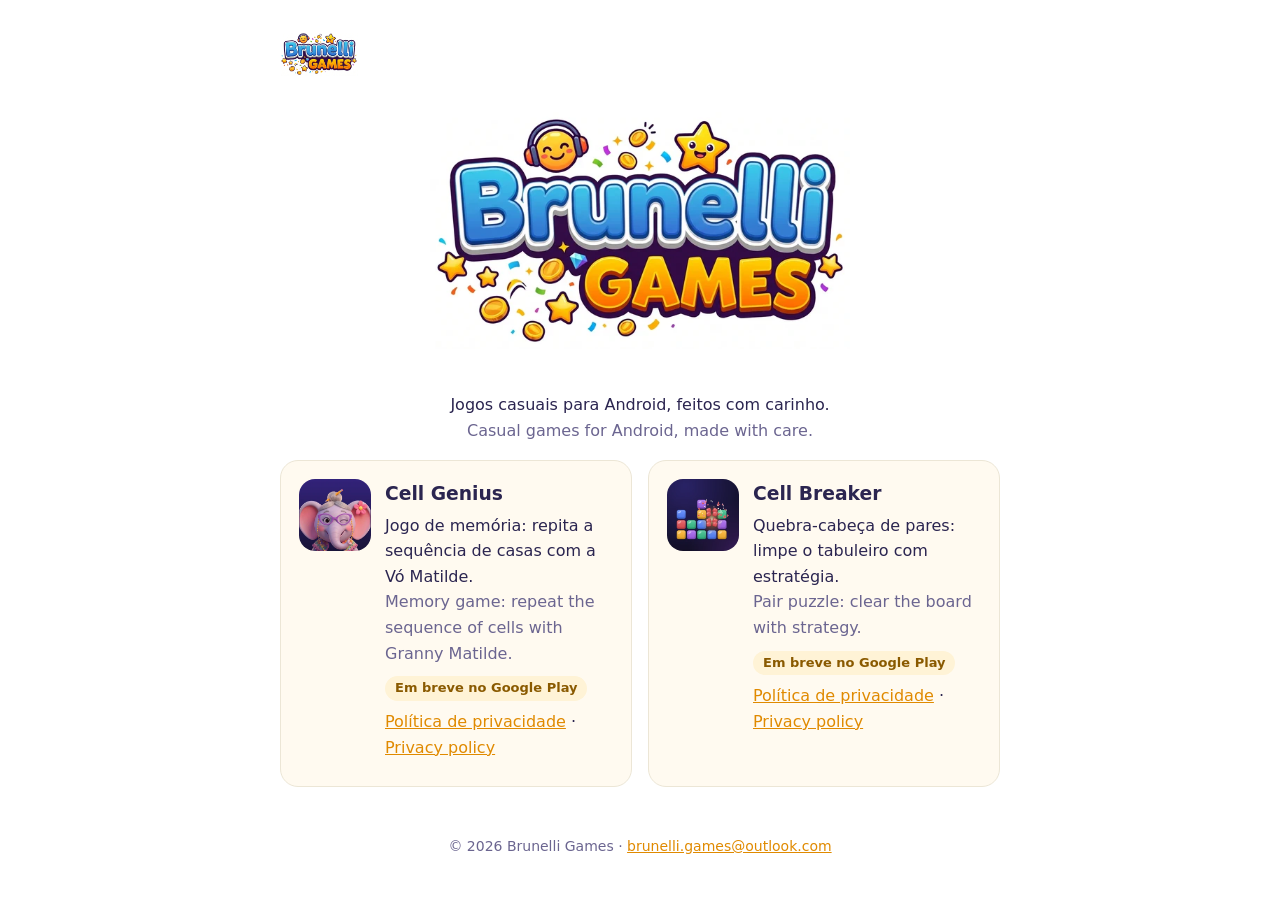
<file: index.html>
<!DOCTYPE html>
<html lang="pt-BR">
<head>
<meta charset="utf-8">
<meta name="viewport" content="width=device-width,initial-scale=1">
<title>Brunelli Games</title>
<link rel="stylesheet" href="style.css">
<link rel="icon" href="img/cellgenius.webp">
</head>
<body><main>
<header class="site"><a href=""><img src="img/brunelli-games.webp" alt="Brunelli Games"></a></header>
<div class="hero"><img src="img/brunelli-games.webp" alt="Brunelli Games"></div>
<p style="text-align:center">Jogos casuais para Android, feitos com carinho.<br><span class="muted">Casual games for Android, made with care.</span></p>
<div class="games">
<div class="game"><img src="img/cellgenius.webp" alt="Cell Genius">
<div><h3>Cell Genius</h3><p>Jogo de memória: repita a sequência de casas com a Vó Matilde.<br><span class="muted">Memory game: repeat the sequence of cells with Granny Matilde.</span></p>
<span class="soon">Em breve no Google Play</span>
<p style="margin-top:8px"><a href="cellgenius/privacidade/">Política de privacidade</a> · <a href="cellgenius/privacy/">Privacy policy</a></p></div></div>
<div class="game"><img src="img/cellbreaker.webp" alt="Cell Breaker">
<div><h3>Cell Breaker</h3><p>Quebra-cabeça de pares: limpe o tabuleiro com estratégia.<br><span class="muted">Pair puzzle: clear the board with strategy.</span></p>
<span class="soon">Em breve no Google Play</span>
<p style="margin-top:8px"><a href="cellbreaker/privacidade/">Política de privacidade</a> · <a href="cellbreaker/privacy/">Privacy policy</a></p></div></div>
</div>

<footer>© 2026 Brunelli Games · <a href="mailto:brunelli.games@outlook.com">brunelli.games@outlook.com</a></footer>
</main></body></html>
</file>
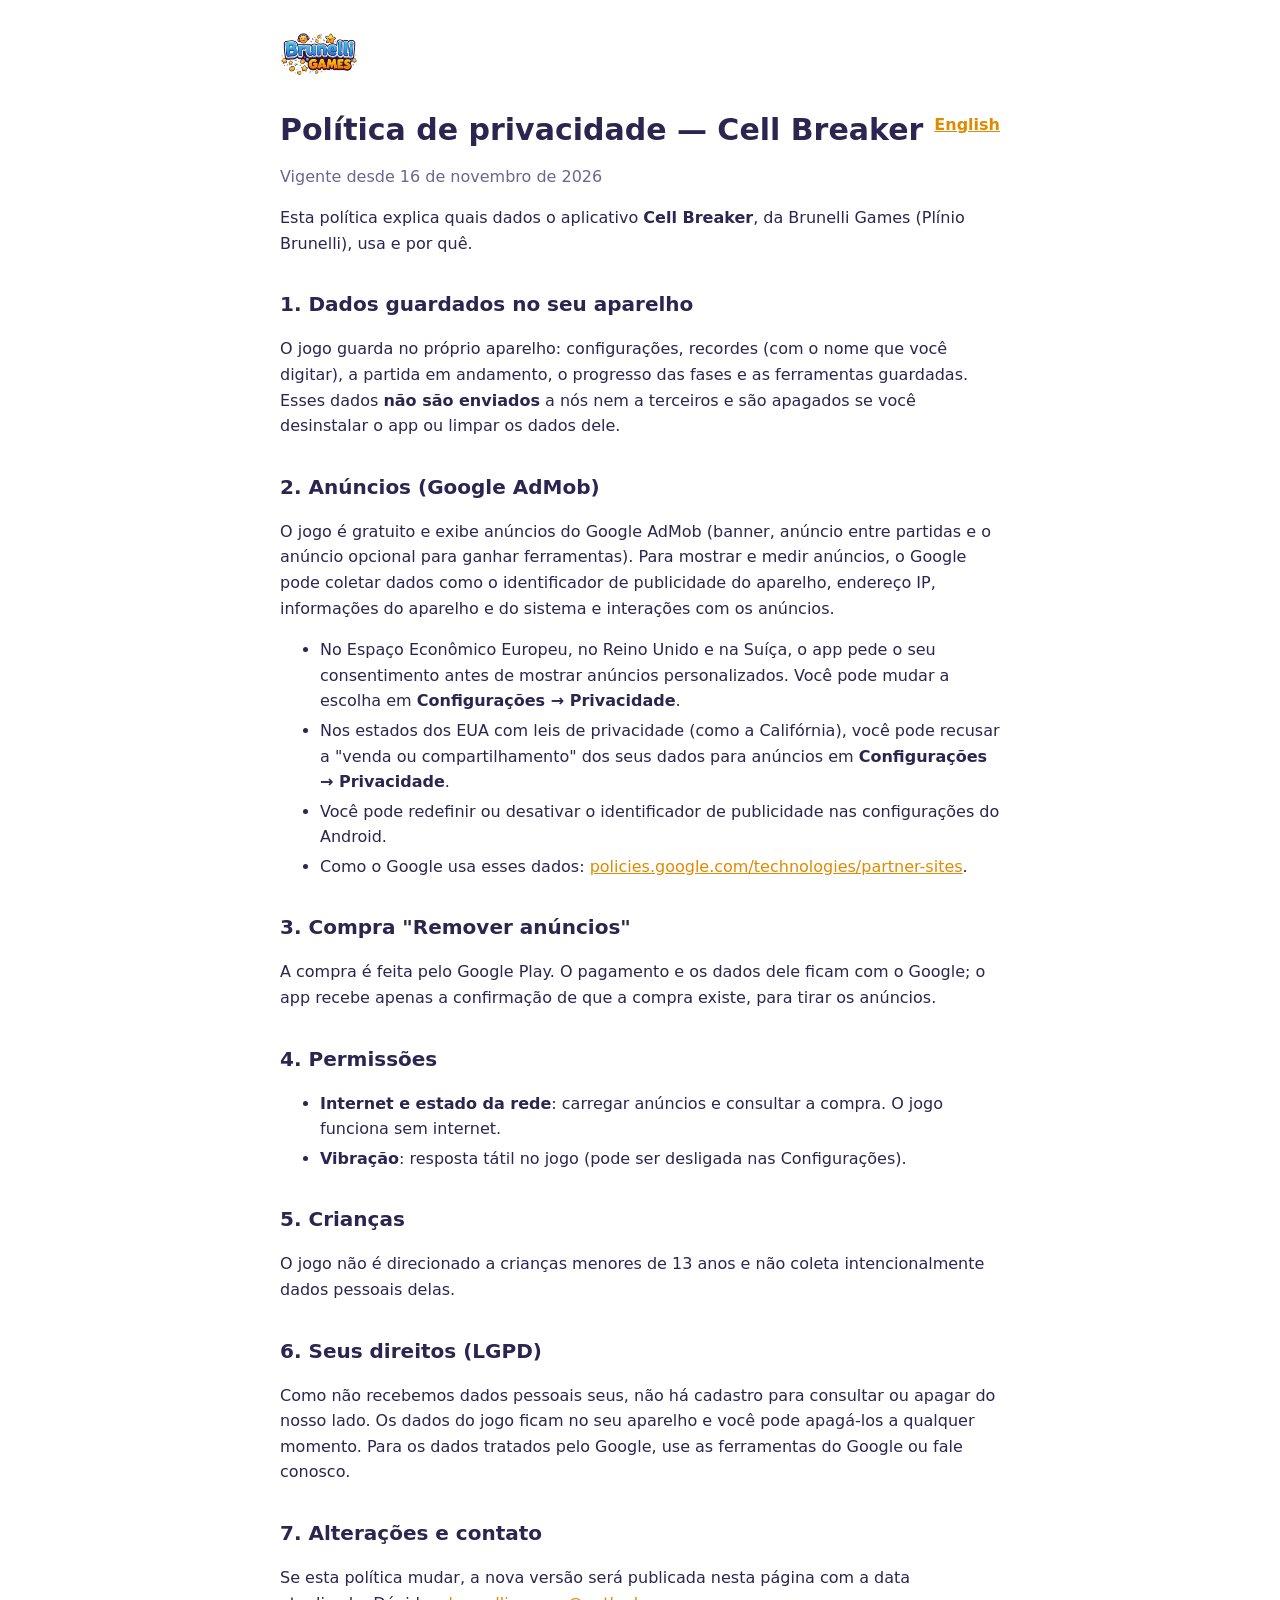
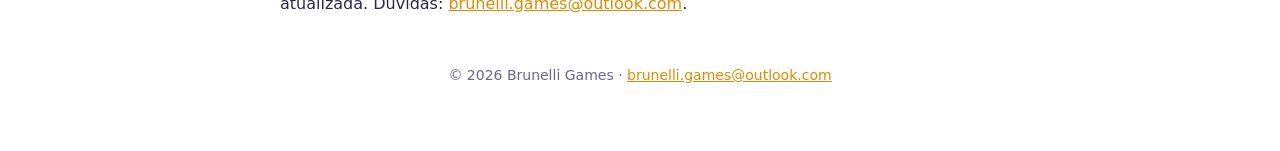
<file: cellbreaker/privacidade/index.html>
<!DOCTYPE html>
<html lang="pt-BR">
<head>
<meta charset="utf-8">
<meta name="viewport" content="width=device-width,initial-scale=1">
<title>Política de privacidade — Cell Breaker</title>
<link rel="stylesheet" href="../../style.css">
<link rel="icon" href="../../img/cellgenius.webp">
</head>
<body><main>
<header class="site"><a href="../../"><img src="../../img/brunelli-games.webp" alt="Brunelli Games"></a></header>
<a class="lang" href="../privacy/">English</a>
<h1>Política de privacidade — Cell Breaker</h1>
<p class="muted">Vigente desde 16 de novembro de 2026</p>
<p>Esta política explica quais dados o aplicativo <strong>Cell Breaker</strong>, da Brunelli Games (Plínio Brunelli), usa e por quê.</p>

<h2>1. Dados guardados no seu aparelho</h2>
<p>O jogo guarda no próprio aparelho: configurações, recordes (com o nome que você digitar), a partida em andamento, o progresso das fases e as ferramentas guardadas. Esses dados <strong>não são enviados</strong> a nós nem a terceiros e são apagados se você desinstalar o app ou limpar os dados dele.</p>

<h2>2. Anúncios (Google AdMob)</h2>
<p>O jogo é gratuito e exibe anúncios do Google AdMob (banner, anúncio entre partidas e o anúncio opcional para ganhar ferramentas). Para mostrar e medir anúncios, o Google pode coletar dados como o identificador de publicidade do aparelho, endereço IP, informações do aparelho e do sistema e interações com os anúncios.</p>
<ul>
<li>No Espaço Econômico Europeu, no Reino Unido e na Suíça, o app pede o seu consentimento antes de mostrar anúncios personalizados. Você pode mudar a escolha em <strong>Configurações → Privacidade</strong>.</li>
<li>Nos estados dos EUA com leis de privacidade (como a Califórnia), você pode recusar a "venda ou compartilhamento" dos seus dados para anúncios em <strong>Configurações → Privacidade</strong>.</li>
<li>Você pode redefinir ou desativar o identificador de publicidade nas configurações do Android.</li>
<li>Como o Google usa esses dados: <a href="https://policies.google.com/technologies/partner-sites">policies.google.com/technologies/partner-sites</a>.</li>
</ul>

<h2>3. Compra "Remover anúncios"</h2>
<p>A compra é feita pelo Google Play. O pagamento e os dados dele ficam com o Google; o app recebe apenas a confirmação de que a compra existe, para tirar os anúncios.</p>

<h2>4. Permissões</h2>
<ul>
<li><strong>Internet e estado da rede</strong>: carregar anúncios e consultar a compra. O jogo funciona sem internet.</li>
<li><strong>Vibração</strong>: resposta tátil no jogo (pode ser desligada nas Configurações).</li>
</ul>

<h2>5. Crianças</h2>
<p>O jogo não é direcionado a crianças menores de 13 anos e não coleta intencionalmente dados pessoais delas.</p>

<h2>6. Seus direitos (LGPD)</h2>
<p>Como não recebemos dados pessoais seus, não há cadastro para consultar ou apagar do nosso lado. Os dados do jogo ficam no seu aparelho e você pode apagá-los a qualquer momento. Para os dados tratados pelo Google, use as ferramentas do Google ou fale conosco.</p>

<h2>7. Alterações e contato</h2>
<p>Se esta política mudar, a nova versão será publicada nesta página com a data atualizada. Dúvidas: <a href="mailto:brunelli.games@outlook.com">brunelli.games@outlook.com</a>.</p>

<footer>© 2026 Brunelli Games · <a href="mailto:brunelli.games@outlook.com">brunelli.games@outlook.com</a></footer>
</main></body></html>
</file>
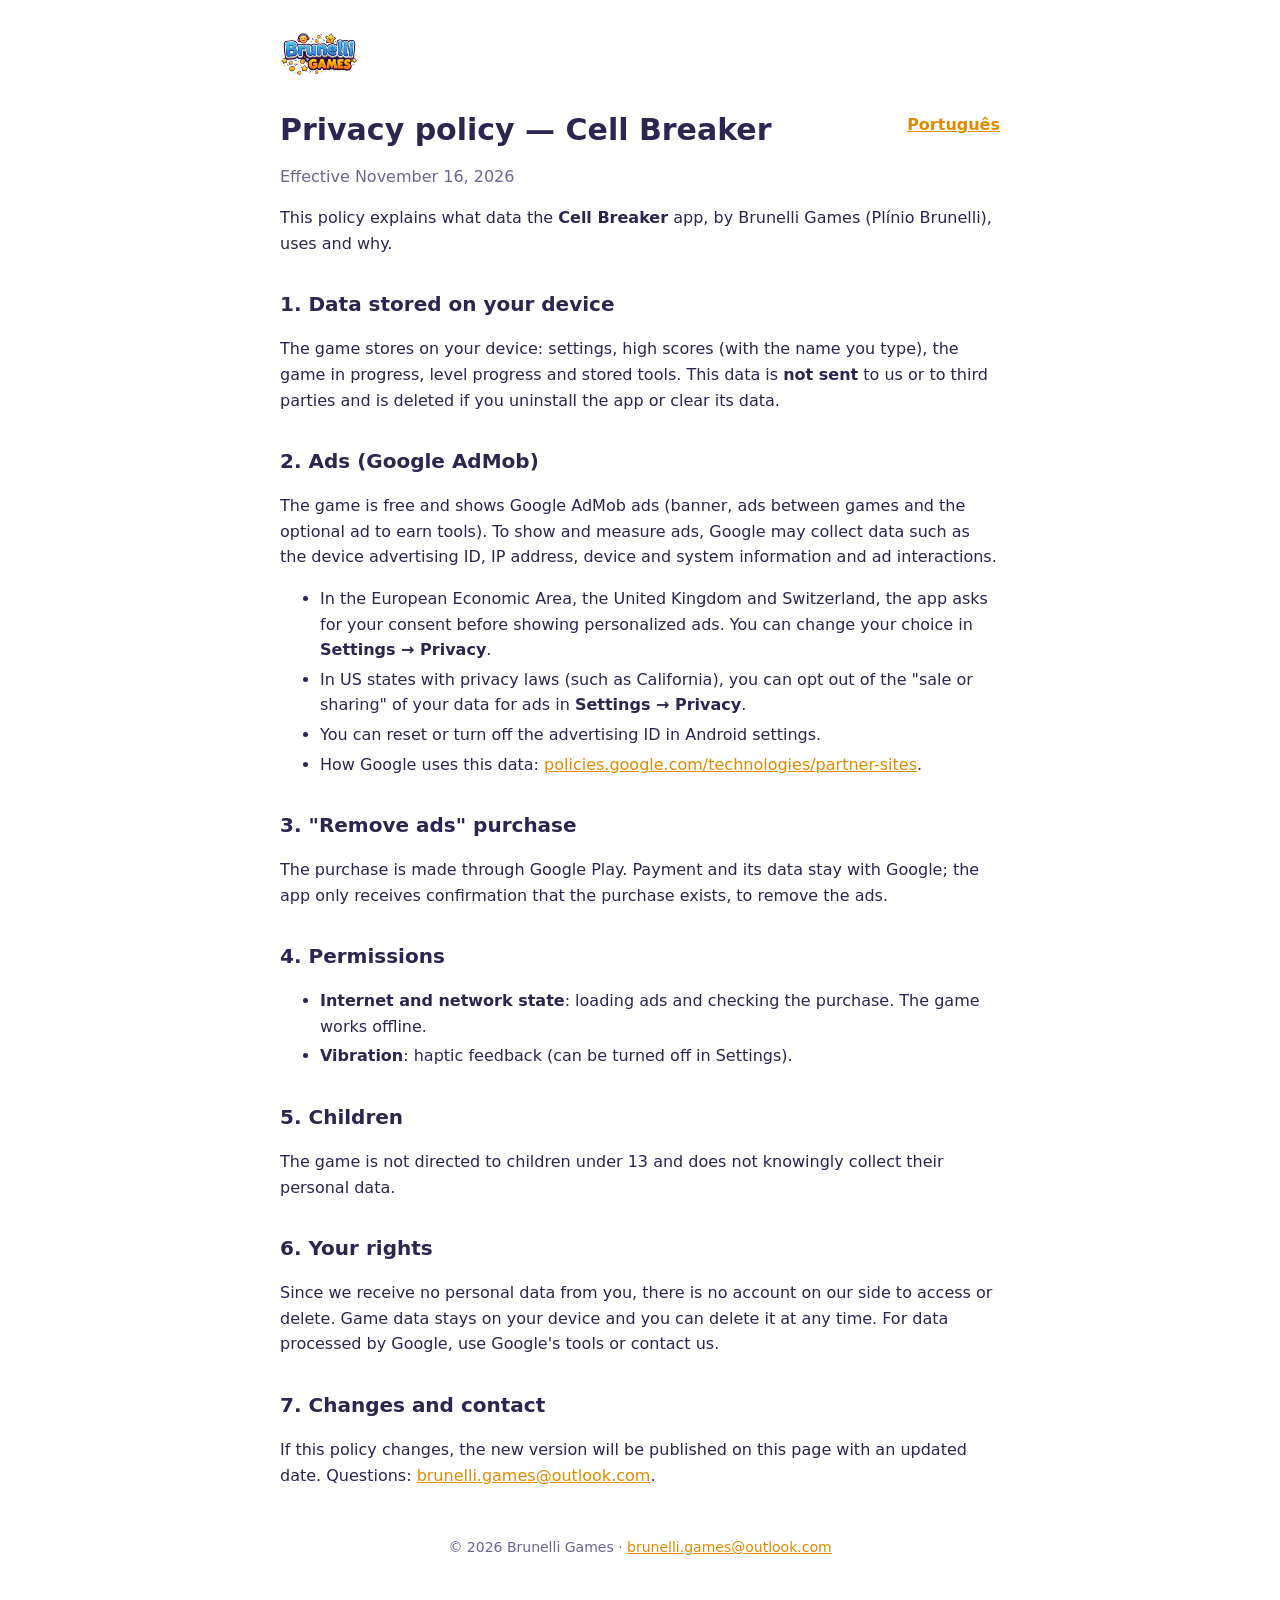
<file: cellbreaker/privacy/index.html>
<!DOCTYPE html>
<html lang="en">
<head>
<meta charset="utf-8">
<meta name="viewport" content="width=device-width,initial-scale=1">
<title>Privacy policy — Cell Breaker</title>
<link rel="stylesheet" href="../../style.css">
<link rel="icon" href="../../img/cellgenius.webp">
</head>
<body><main>
<header class="site"><a href="../../"><img src="../../img/brunelli-games.webp" alt="Brunelli Games"></a></header>
<a class="lang" href="../privacidade/">Português</a>
<h1>Privacy policy — Cell Breaker</h1>
<p class="muted">Effective November 16, 2026</p>
<p>This policy explains what data the <strong>Cell Breaker</strong> app, by Brunelli Games (Plínio Brunelli), uses and why.</p>

<h2>1. Data stored on your device</h2>
<p>The game stores on your device: settings, high scores (with the name you type), the game in progress, level progress and stored tools. This data is <strong>not sent</strong> to us or to third parties and is deleted if you uninstall the app or clear its data.</p>

<h2>2. Ads (Google AdMob)</h2>
<p>The game is free and shows Google AdMob ads (banner, ads between games and the optional ad to earn tools). To show and measure ads, Google may collect data such as the device advertising ID, IP address, device and system information and ad interactions.</p>
<ul>
<li>In the European Economic Area, the United Kingdom and Switzerland, the app asks for your consent before showing personalized ads. You can change your choice in <strong>Settings → Privacy</strong>.</li>
<li>In US states with privacy laws (such as California), you can opt out of the "sale or sharing" of your data for ads in <strong>Settings → Privacy</strong>.</li>
<li>You can reset or turn off the advertising ID in Android settings.</li>
<li>How Google uses this data: <a href="https://policies.google.com/technologies/partner-sites">policies.google.com/technologies/partner-sites</a>.</li>
</ul>

<h2>3. "Remove ads" purchase</h2>
<p>The purchase is made through Google Play. Payment and its data stay with Google; the app only receives confirmation that the purchase exists, to remove the ads.</p>

<h2>4. Permissions</h2>
<ul>
<li><strong>Internet and network state</strong>: loading ads and checking the purchase. The game works offline.</li>
<li><strong>Vibration</strong>: haptic feedback (can be turned off in Settings).</li>
</ul>

<h2>5. Children</h2>
<p>The game is not directed to children under 13 and does not knowingly collect their personal data.</p>

<h2>6. Your rights</h2>
<p>Since we receive no personal data from you, there is no account on our side to access or delete. Game data stays on your device and you can delete it at any time. For data processed by Google, use Google's tools or contact us.</p>

<h2>7. Changes and contact</h2>
<p>If this policy changes, the new version will be published on this page with an updated date. Questions: <a href="mailto:brunelli.games@outlook.com">brunelli.games@outlook.com</a>.</p>

<footer>© 2026 Brunelli Games · <a href="mailto:brunelli.games@outlook.com">brunelli.games@outlook.com</a></footer>
</main></body></html>
</file>
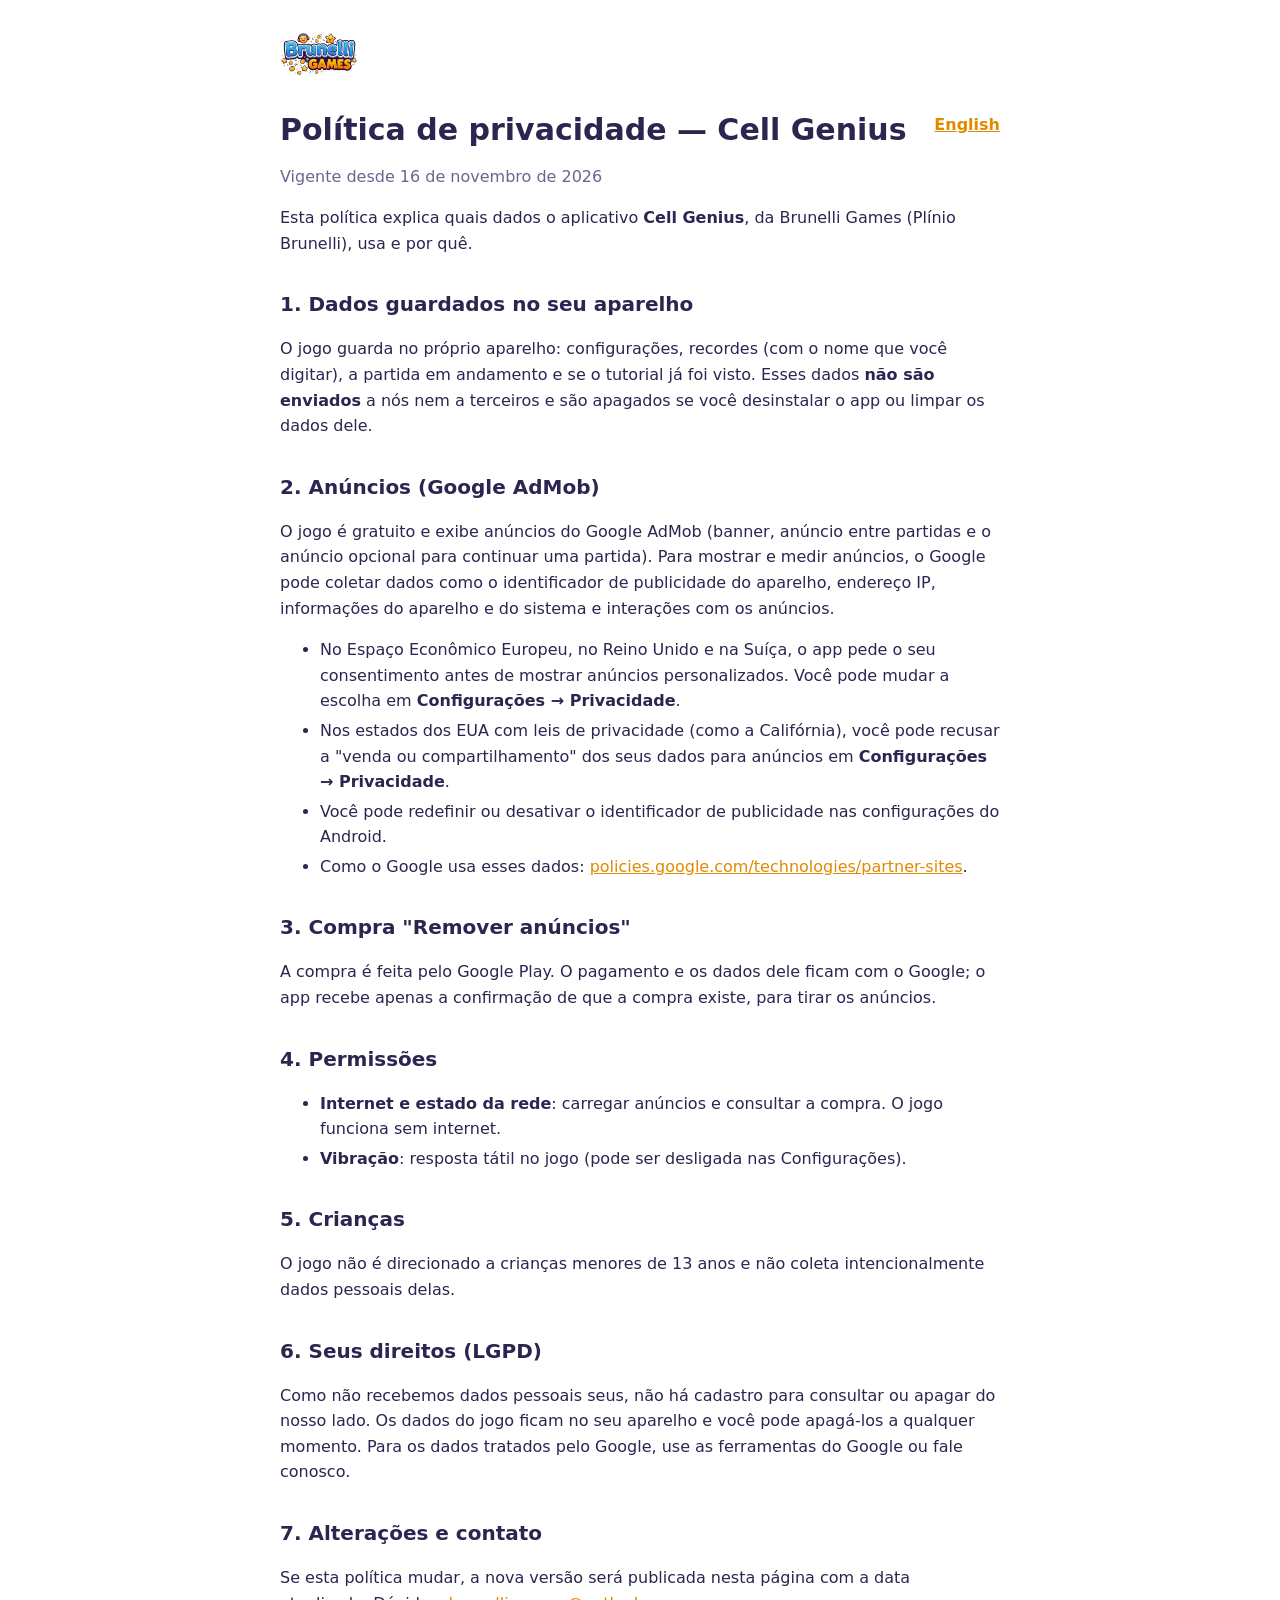
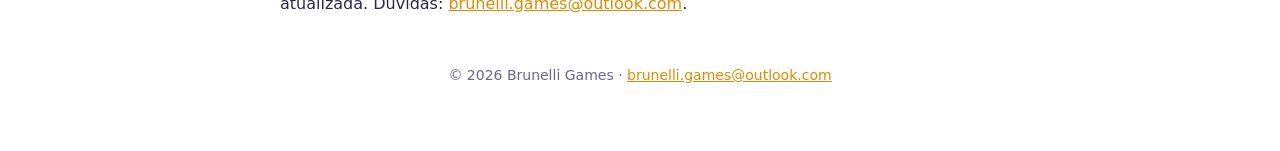
<file: cellgenius/privacidade/index.html>
<!DOCTYPE html>
<html lang="pt-BR">
<head>
<meta charset="utf-8">
<meta name="viewport" content="width=device-width,initial-scale=1">
<title>Política de privacidade — Cell Genius</title>
<link rel="stylesheet" href="../../style.css">
<link rel="icon" href="../../img/cellgenius.webp">
</head>
<body><main>
<header class="site"><a href="../../"><img src="../../img/brunelli-games.webp" alt="Brunelli Games"></a></header>
<a class="lang" href="../privacy/">English</a>
<h1>Política de privacidade — Cell Genius</h1>
<p class="muted">Vigente desde 16 de novembro de 2026</p>
<p>Esta política explica quais dados o aplicativo <strong>Cell Genius</strong>, da Brunelli Games (Plínio Brunelli), usa e por quê.</p>

<h2>1. Dados guardados no seu aparelho</h2>
<p>O jogo guarda no próprio aparelho: configurações, recordes (com o nome que você digitar), a partida em andamento e se o tutorial já foi visto. Esses dados <strong>não são enviados</strong> a nós nem a terceiros e são apagados se você desinstalar o app ou limpar os dados dele.</p>

<h2>2. Anúncios (Google AdMob)</h2>
<p>O jogo é gratuito e exibe anúncios do Google AdMob (banner, anúncio entre partidas e o anúncio opcional para continuar uma partida). Para mostrar e medir anúncios, o Google pode coletar dados como o identificador de publicidade do aparelho, endereço IP, informações do aparelho e do sistema e interações com os anúncios.</p>
<ul>
<li>No Espaço Econômico Europeu, no Reino Unido e na Suíça, o app pede o seu consentimento antes de mostrar anúncios personalizados. Você pode mudar a escolha em <strong>Configurações → Privacidade</strong>.</li>
<li>Nos estados dos EUA com leis de privacidade (como a Califórnia), você pode recusar a "venda ou compartilhamento" dos seus dados para anúncios em <strong>Configurações → Privacidade</strong>.</li>
<li>Você pode redefinir ou desativar o identificador de publicidade nas configurações do Android.</li>
<li>Como o Google usa esses dados: <a href="https://policies.google.com/technologies/partner-sites">policies.google.com/technologies/partner-sites</a>.</li>
</ul>

<h2>3. Compra "Remover anúncios"</h2>
<p>A compra é feita pelo Google Play. O pagamento e os dados dele ficam com o Google; o app recebe apenas a confirmação de que a compra existe, para tirar os anúncios.</p>

<h2>4. Permissões</h2>
<ul>
<li><strong>Internet e estado da rede</strong>: carregar anúncios e consultar a compra. O jogo funciona sem internet.</li>
<li><strong>Vibração</strong>: resposta tátil no jogo (pode ser desligada nas Configurações).</li>
</ul>

<h2>5. Crianças</h2>
<p>O jogo não é direcionado a crianças menores de 13 anos e não coleta intencionalmente dados pessoais delas.</p>

<h2>6. Seus direitos (LGPD)</h2>
<p>Como não recebemos dados pessoais seus, não há cadastro para consultar ou apagar do nosso lado. Os dados do jogo ficam no seu aparelho e você pode apagá-los a qualquer momento. Para os dados tratados pelo Google, use as ferramentas do Google ou fale conosco.</p>

<h2>7. Alterações e contato</h2>
<p>Se esta política mudar, a nova versão será publicada nesta página com a data atualizada. Dúvidas: <a href="mailto:brunelli.games@outlook.com">brunelli.games@outlook.com</a>.</p>

<footer>© 2026 Brunelli Games · <a href="mailto:brunelli.games@outlook.com">brunelli.games@outlook.com</a></footer>
</main></body></html>
</file>
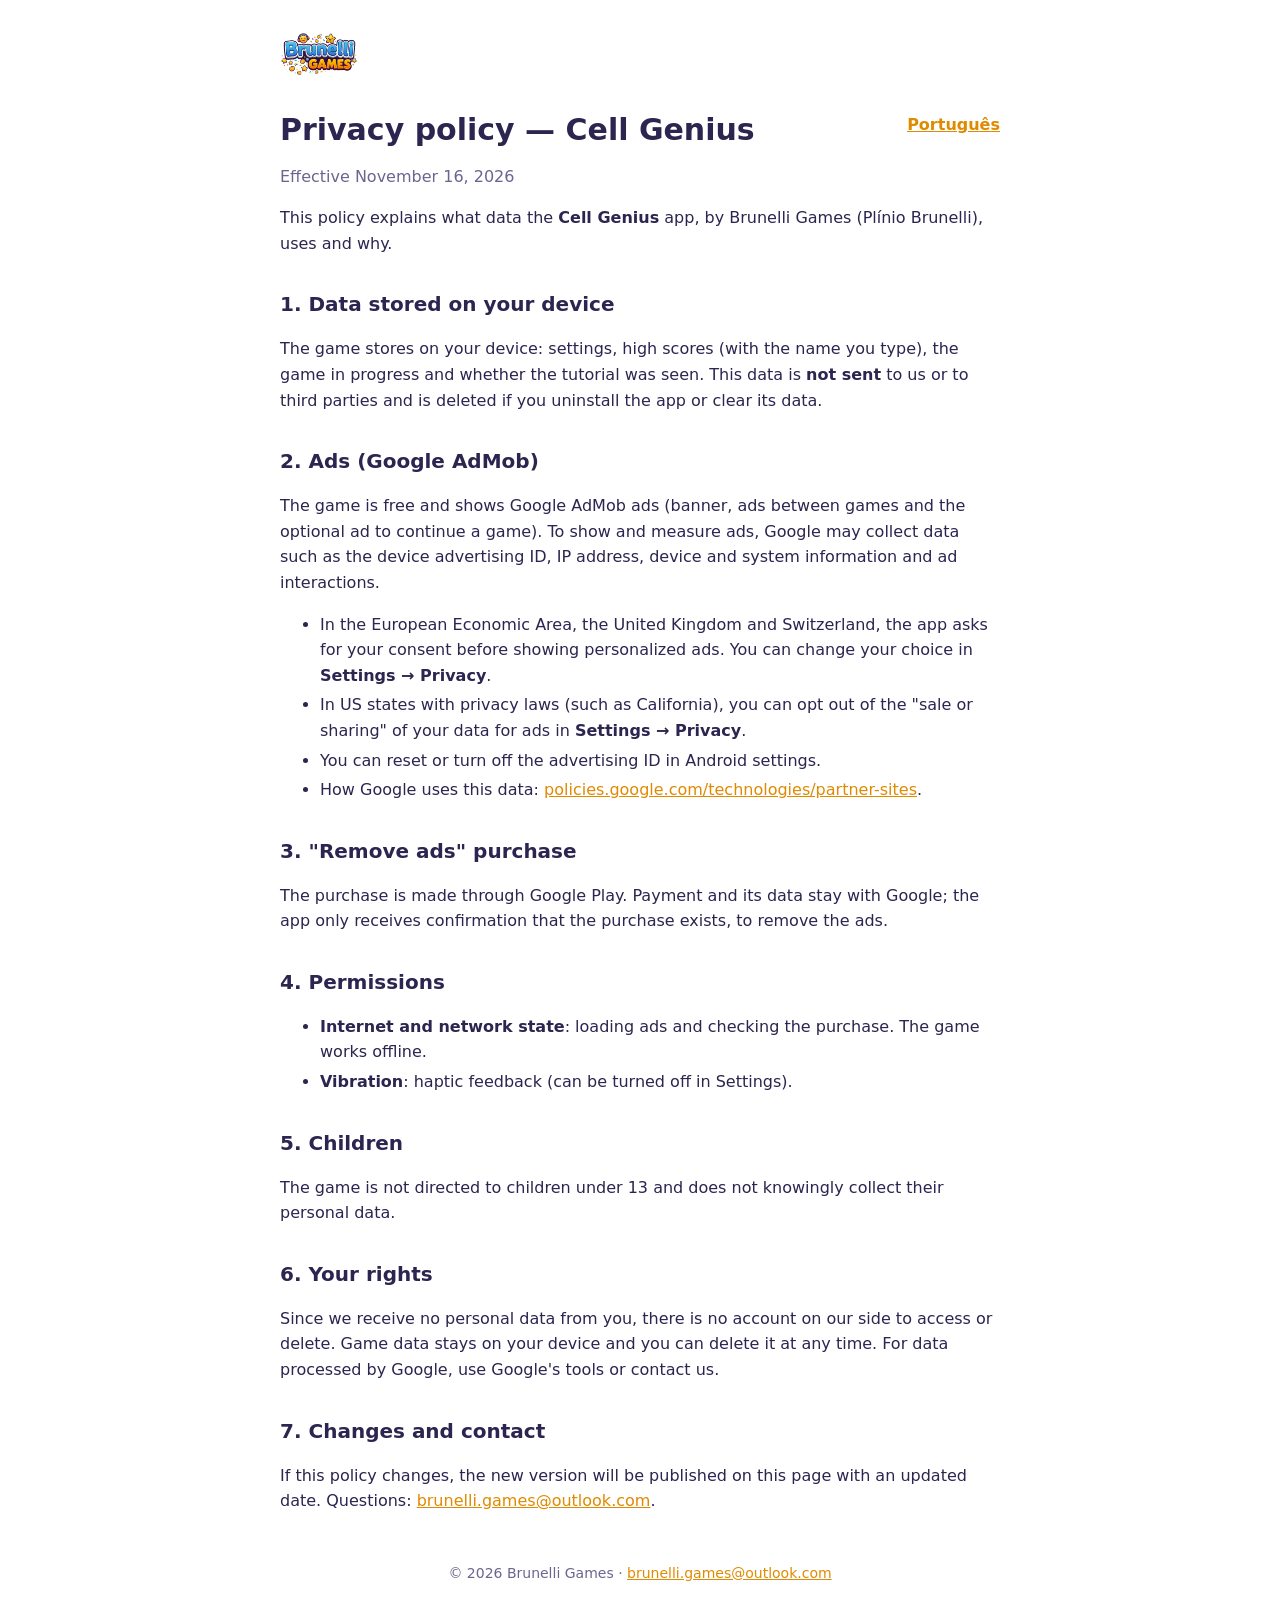
<file: cellgenius/privacy/index.html>
<!DOCTYPE html>
<html lang="en">
<head>
<meta charset="utf-8">
<meta name="viewport" content="width=device-width,initial-scale=1">
<title>Privacy policy — Cell Genius</title>
<link rel="stylesheet" href="../../style.css">
<link rel="icon" href="../../img/cellgenius.webp">
</head>
<body><main>
<header class="site"><a href="../../"><img src="../../img/brunelli-games.webp" alt="Brunelli Games"></a></header>
<a class="lang" href="../privacidade/">Português</a>
<h1>Privacy policy — Cell Genius</h1>
<p class="muted">Effective November 16, 2026</p>
<p>This policy explains what data the <strong>Cell Genius</strong> app, by Brunelli Games (Plínio Brunelli), uses and why.</p>

<h2>1. Data stored on your device</h2>
<p>The game stores on your device: settings, high scores (with the name you type), the game in progress and whether the tutorial was seen. This data is <strong>not sent</strong> to us or to third parties and is deleted if you uninstall the app or clear its data.</p>

<h2>2. Ads (Google AdMob)</h2>
<p>The game is free and shows Google AdMob ads (banner, ads between games and the optional ad to continue a game). To show and measure ads, Google may collect data such as the device advertising ID, IP address, device and system information and ad interactions.</p>
<ul>
<li>In the European Economic Area, the United Kingdom and Switzerland, the app asks for your consent before showing personalized ads. You can change your choice in <strong>Settings → Privacy</strong>.</li>
<li>In US states with privacy laws (such as California), you can opt out of the "sale or sharing" of your data for ads in <strong>Settings → Privacy</strong>.</li>
<li>You can reset or turn off the advertising ID in Android settings.</li>
<li>How Google uses this data: <a href="https://policies.google.com/technologies/partner-sites">policies.google.com/technologies/partner-sites</a>.</li>
</ul>

<h2>3. "Remove ads" purchase</h2>
<p>The purchase is made through Google Play. Payment and its data stay with Google; the app only receives confirmation that the purchase exists, to remove the ads.</p>

<h2>4. Permissions</h2>
<ul>
<li><strong>Internet and network state</strong>: loading ads and checking the purchase. The game works offline.</li>
<li><strong>Vibration</strong>: haptic feedback (can be turned off in Settings).</li>
</ul>

<h2>5. Children</h2>
<p>The game is not directed to children under 13 and does not knowingly collect their personal data.</p>

<h2>6. Your rights</h2>
<p>Since we receive no personal data from you, there is no account on our side to access or delete. Game data stays on your device and you can delete it at any time. For data processed by Google, use Google's tools or contact us.</p>

<h2>7. Changes and contact</h2>
<p>If this policy changes, the new version will be published on this page with an updated date. Questions: <a href="mailto:brunelli.games@outlook.com">brunelli.games@outlook.com</a>.</p>

<footer>© 2026 Brunelli Games · <a href="mailto:brunelli.games@outlook.com">brunelli.games@outlook.com</a></footer>
</main></body></html>
</file>
<file: style.css>
:root{--ink:#2b2550;--muted:#6b6590;--accent:#e08a00;--bg:#fff;--card:#fffaf0;--line:#ece6d6}
*{box-sizing:border-box}body{margin:0;background:var(--bg);color:var(--ink);font:16px/1.6 system-ui,-apple-system,"Segoe UI",Roboto,sans-serif}
main{max-width:760px;margin:0 auto;padding:32px 20px 64px}a{color:var(--accent)}
header.site{display:flex;align-items:center;gap:12px;margin-bottom:28px}header.site img{height:44px}
header.site a{text-decoration:none;color:var(--muted);font-weight:600}
h1{font-size:30px;line-height:1.2;margin:0 0 6px}h2{font-size:20px;margin:32px 0 8px}
.muted{color:var(--muted)}.lang{float:right;font-weight:600}
.hero{text-align:center;margin:8px 0 36px}.hero img{width:min(420px,90%)}
.games{display:grid;gap:16px;grid-template-columns:repeat(auto-fit,minmax(260px,1fr))}
.game{background:var(--card);border:1px solid var(--line);border-radius:18px;padding:18px;display:flex;gap:14px;align-items:flex-start}
.game img{width:72px;height:72px;border-radius:16px;flex:none}.game h3{margin:0 0 4px}.game p{margin:0 0 8px}
.soon{display:inline-block;background:#fff3d6;color:#8a5a00;border-radius:99px;padding:2px 10px;font-size:13px;font-weight:600}
footer{margin-top:48px;color:var(--muted);font-size:14px;text-align:center}
li{margin:4px 0}
</file>
